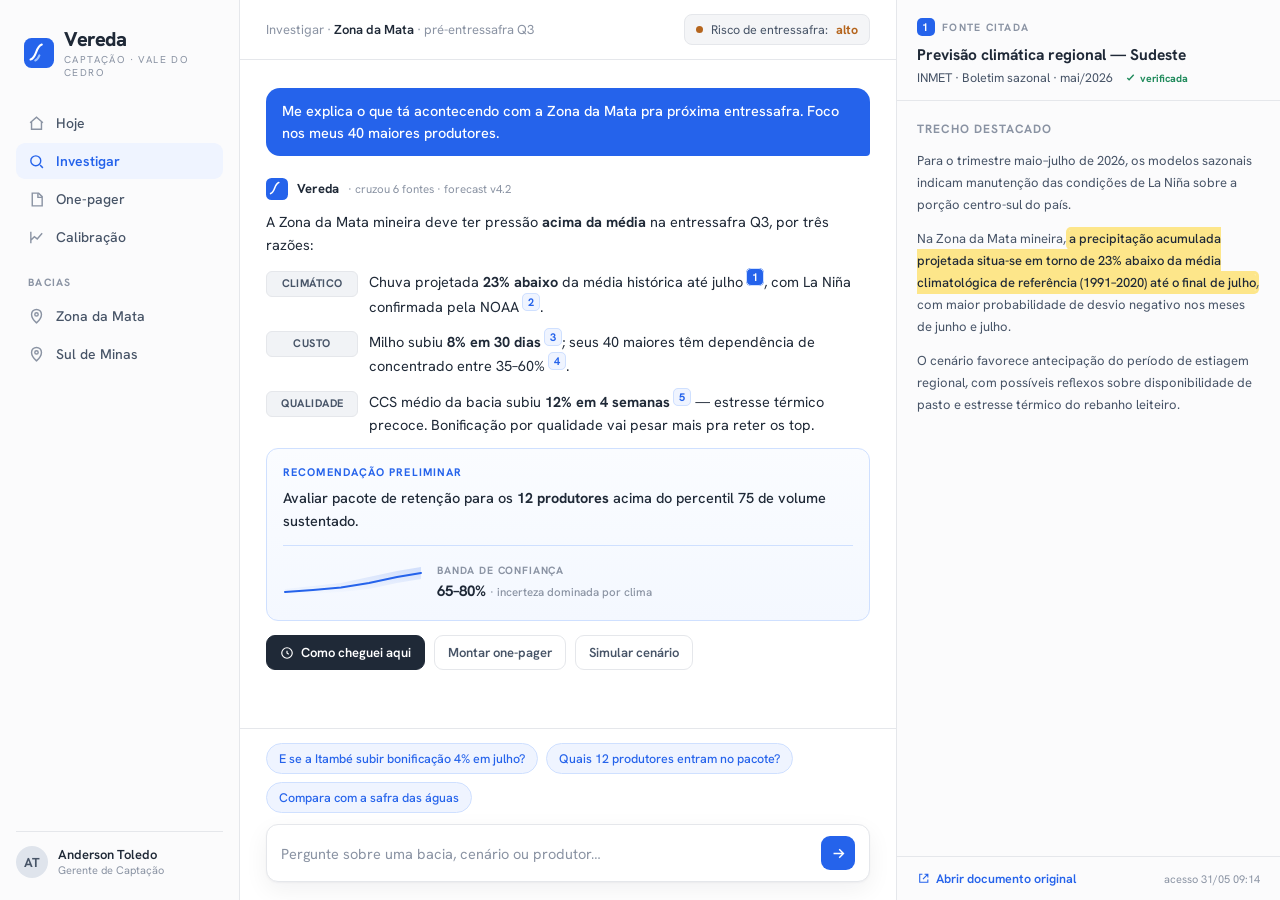
<file: docs/design-referencia-claude/project/vereda/explorations/dir-a-documento.html>
<!DOCTYPE html>
<html lang="pt-BR">
<head>
<meta charset="UTF-8">
<meta name="viewport" content="width=device-width, initial-scale=1.0">
<title>Vereda — Direção A</title>
<link rel="preconnect" href="https://fonts.googleapis.com">
<link rel="preconnect" href="https://fonts.gstatic.com" crossorigin>
<link href="https://fonts.googleapis.com/css2?family=Hanken+Grotesk:ital,wght@0,400;0,500;0,600;0,700;0,800&display=swap" rel="stylesheet">
<style>
  :root{
    --paper:#ffffff; --canvas:#f4f5f7; --ink:#1f2937; --ink-soft:#475467;
    --ink-faint:#8a93a3; --line:#e5e7eb; --line-soft:#eef0f3;
    --blue:#2563eb; --blue-soft:#eff4ff; --blue-line:#cfe0ff;
    --amber:#fde68a; --amber-line:#f4c64a; --good:#1f8a5b; --warn:#b5651d;
    --radius:12px; --shadow:0 1px 2px rgba(16,24,40,.04),0 8px 24px rgba(16,24,40,.06);
  }
  *{box-sizing:border-box;margin:0;padding:0}
  html,body{height:100%}
  body{font-family:'Hanken Grotesk',system-ui,sans-serif;background:var(--canvas);color:var(--ink);-webkit-font-smoothing:antialiased;font-feature-settings:"tnum","ss01"}
  .app{display:grid;grid-template-columns:240px 1fr 384px;height:100vh;background:var(--paper)}

  /* ---------- LEFT RAIL ---------- */
  .rail{background:#fbfbfc;border-right:1px solid var(--line);display:flex;flex-direction:column;padding:22px 16px}
  .brand{display:flex;align-items:center;gap:10px;padding:4px 8px 22px}
  .mark{width:30px;height:30px;flex:0 0 auto}
  .brand h1{font-size:20px;font-weight:800;letter-spacing:-.02em}
  .brand .tag{font-size:10px;color:var(--ink-faint);letter-spacing:.14em;text-transform:uppercase;margin-top:1px}
  .nav{display:flex;flex-direction:column;gap:2px;margin-top:4px}
  .nav a{display:flex;align-items:center;gap:11px;padding:9px 12px;border-radius:9px;color:var(--ink-soft);text-decoration:none;font-size:14px;font-weight:500}
  .nav a .ico{width:17px;height:17px;flex:0 0 auto;color:var(--ink-faint)}
  .nav a.on{background:var(--blue-soft);color:var(--blue);font-weight:600}
  .nav a.on .ico{color:var(--blue)}
  .nav .lbl{font-size:10.5px;letter-spacing:.12em;text-transform:uppercase;color:var(--ink-faint);padding:18px 12px 7px;font-weight:700}
  .rail .who{margin-top:auto;border-top:1px solid var(--line);padding-top:14px;display:flex;align-items:center;gap:10px}
  .avatar{width:32px;height:32px;border-radius:50%;background:#dfe4ec;color:var(--ink-soft);display:grid;place-items:center;font-weight:700;font-size:13px}
  .who .nm{font-size:13px;font-weight:600;line-height:1.2}
  .who .rl{font-size:11px;color:var(--ink-faint)}

  /* ---------- CENTER ---------- */
  .main{display:flex;flex-direction:column;min-width:0}
  .topbar{height:60px;border-bottom:1px solid var(--line);display:flex;align-items:center;gap:14px;padding:0 26px;flex:0 0 auto}
  .crumb{font-size:13px;color:var(--ink-faint)}
  .crumb b{color:var(--ink);font-weight:600}
  .basin{margin-left:auto;display:flex;align-items:center;gap:8px;font-size:12.5px;color:var(--ink-soft);background:#f4f5f7;border:1px solid var(--line);padding:6px 11px;border-radius:8px}
  .dot{width:7px;height:7px;border-radius:50%;background:var(--warn)}
  .thread{flex:1;overflow:auto;padding:28px 26px 12px;display:flex;flex-direction:column;gap:22px}
  .turn{max-width:680px}
  .turn.user{align-self:flex-end}
  .bubble-user{background:var(--blue);color:#fff;padding:12px 16px;border-radius:14px 14px 4px 14px;font-size:14.5px;line-height:1.5;font-weight:500}
  .ai-head{display:flex;align-items:center;gap:9px;margin-bottom:10px}
  .ai-mark{width:22px;height:22px}
  .ai-name{font-size:13px;font-weight:700}
  .ai-meta{font-size:11.5px;color:var(--ink-faint)}
  .ai-body{font-size:14.5px;line-height:1.62;color:var(--ink)}
  .ai-body p{margin-bottom:13px}
  .pillar{display:flex;gap:11px;margin-bottom:11px}
  .pillar .k{flex:0 0 auto;font-size:11px;font-weight:700;letter-spacing:.04em;text-transform:uppercase;color:var(--ink-soft);background:#f1f3f6;border:1px solid var(--line);border-radius:6px;padding:3px 8px;height:fit-content;margin-top:2px;min-width:92px;text-align:center}
  sup.cite{color:var(--blue);font-weight:700;cursor:pointer;font-size:11px;background:var(--blue-soft);border:1px solid var(--blue-line);border-radius:5px;padding:1px 5px;margin-left:3px;vertical-align:super}
  sup.cite:hover{background:var(--blue);color:#fff}
  sup.cite.on{background:var(--blue);color:#fff}
  .reco{margin-top:6px;border:1px solid var(--blue-line);background:linear-gradient(180deg,#fafcff,#f4f8ff);border-radius:12px;padding:15px 16px}
  .reco .rh{font-size:11px;font-weight:700;letter-spacing:.1em;text-transform:uppercase;color:var(--blue);margin-bottom:6px}
  .reco .rt{font-size:14.5px;line-height:1.55;font-weight:500}
  .band{display:flex;align-items:center;gap:14px;margin-top:13px;padding-top:13px;border-top:1px solid var(--blue-line)}
  .band .spark{flex:0 0 auto}
  .band .bmeta .bk{font-size:10.5px;letter-spacing:.08em;text-transform:uppercase;color:var(--ink-faint);font-weight:700}
  .band .bmeta .bv{font-size:15px;font-weight:700}
  .band .bmeta .bv small{font-size:11.5px;color:var(--ink-faint);font-weight:500}
  .actions{display:flex;gap:9px;margin-top:14px;flex-wrap:wrap}
  .btn{display:inline-flex;align-items:center;gap:7px;font-family:inherit;font-size:13px;font-weight:600;border-radius:9px;padding:8px 13px;cursor:pointer;border:1px solid var(--line);background:#fff;color:var(--ink-soft)}
  .btn:hover{border-color:#cdd3dc;color:var(--ink)}
  .btn.key{background:var(--ink);color:#fff;border-color:var(--ink)}
  .btn .ico{width:14px;height:14px}

  /* composer */
  .composer{flex:0 0 auto;border-top:1px solid var(--line);padding:14px 26px 18px;background:#fff}
  .chips{display:flex;gap:8px;margin-bottom:11px;flex-wrap:wrap}
  .chip{font-size:12.5px;color:var(--blue);background:var(--blue-soft);border:1px solid var(--blue-line);border-radius:999px;padding:6px 12px;cursor:pointer;font-weight:500}
  .chip:hover{background:#e3edff}
  .inputwrap{display:flex;align-items:center;gap:10px;border:1px solid var(--line);border-radius:12px;padding:11px 14px;background:#fff;box-shadow:var(--shadow)}
  .inputwrap input{flex:1;border:0;outline:0;font-family:inherit;font-size:14.5px;color:var(--ink);background:transparent}
  .inputwrap input::placeholder{color:var(--ink-faint)}
  .send{width:34px;height:34px;border-radius:9px;background:var(--blue);border:0;display:grid;place-items:center;cursor:pointer;color:#fff}

  /* ---------- RIGHT: CITATION ---------- */
  .src{background:#fbfbfc;border-left:1px solid var(--line);display:flex;flex-direction:column;min-width:0}
  .src-top{padding:18px 20px 14px;border-bottom:1px solid var(--line)}
  .src-eyebrow{font-size:10.5px;letter-spacing:.12em;text-transform:uppercase;color:var(--ink-faint);font-weight:700;display:flex;align-items:center;gap:7px}
  .src-eyebrow .n{background:var(--blue);color:#fff;border-radius:5px;width:18px;height:18px;display:grid;place-items:center;font-size:11px}
  .src-title{font-size:15.5px;font-weight:700;margin-top:9px;line-height:1.3}
  .src-org{font-size:12.5px;color:var(--ink-soft);margin-top:4px;display:flex;align-items:center;gap:6px}
  .verified{font-size:10.5px;color:var(--good);font-weight:700;display:inline-flex;align-items:center;gap:4px}
  .src-doc{flex:1;overflow:auto;padding:18px 20px;font-size:13px;line-height:1.7;color:var(--ink-soft)}
  .src-doc h4{font-size:12px;text-transform:uppercase;letter-spacing:.08em;color:var(--ink-faint);margin:0 0 10px}
  .src-doc p{margin-bottom:12px}
  .hl{background:var(--amber);box-shadow:0 0 0 3px var(--amber);border-radius:2px;color:var(--ink);font-weight:500}
  .src-foot{flex:0 0 auto;border-top:1px solid var(--line);padding:13px 20px;display:flex;align-items:center;gap:10px}
  .src-foot a{font-size:12.5px;color:var(--blue);text-decoration:none;font-weight:600;display:inline-flex;align-items:center;gap:6px}
  .src-foot .stamp{margin-left:auto;font-size:11px;color:var(--ink-faint)}
</style>
</head>
<body>
<div class="app">

  <!-- LEFT RAIL -->
  <aside class="rail">
    <div class="brand">
      <svg class="mark" viewBox="0 0 32 32" fill="none"><rect width="32" height="32" rx="8" fill="#2563eb"/><path d="M7 23c3-1 4.5-4 6-8s3.5-7 6-8" stroke="#fff" stroke-width="2.2" stroke-linecap="round"/><path d="M12 24c2.2-.7 3.3-2.6 4.4-5.4" stroke="#9dc0ff" stroke-width="2.2" stroke-linecap="round"/></svg>
      <div><h1>Vereda</h1><div class="tag">Captação · Vale do Cedro</div></div>
    </div>
    <nav class="nav">
      <a href="#"><span class="ico"><svg viewBox="0 0 24 24" fill="none" stroke="currentColor" stroke-width="2"><path d="M3 11l9-8 9 8M5 10v10h14V10"/></svg></span>Hoje</a>
      <a href="#" class="on"><span class="ico"><svg viewBox="0 0 24 24" fill="none" stroke="currentColor" stroke-width="2"><circle cx="11" cy="11" r="7"/><path d="M21 21l-4-4"/></svg></span>Investigar</a>
      <a href="#"><span class="ico"><svg viewBox="0 0 24 24" fill="none" stroke="currentColor" stroke-width="2"><path d="M6 3h9l5 5v13H6z"/><path d="M14 3v6h6"/></svg></span>One-pager</a>
      <a href="#"><span class="ico"><svg viewBox="0 0 24 24" fill="none" stroke="currentColor" stroke-width="2"><path d="M4 20V4M4 16l5-5 4 3 7-8"/></svg></span>Calibração</a>
      <div class="lbl">Bacias</div>
      <a href="#"><span class="ico"><svg viewBox="0 0 24 24" fill="none" stroke="currentColor" stroke-width="2"><path d="M12 21s7-6.4 7-12a7 7 0 10-14 0c0 5.6 7 12 7 12z"/><circle cx="12" cy="9" r="2.4"/></svg></span>Zona da Mata</a>
      <a href="#"><span class="ico"><svg viewBox="0 0 24 24" fill="none" stroke="currentColor" stroke-width="2"><path d="M12 21s7-6.4 7-12a7 7 0 10-14 0c0 5.6 7 12 7 12z"/><circle cx="12" cy="9" r="2.4"/></svg></span>Sul de Minas</a>
    </nav>
    <div class="who">
      <div class="avatar">AT</div>
      <div><div class="nm">Anderson Toledo</div><div class="rl">Gerente de Captação</div></div>
    </div>
  </aside>

  <!-- CENTER -->
  <section class="main">
    <header class="topbar">
      <div class="crumb">Investigar · <b>Zona da Mata</b> · pré-entressafra Q3</div>
      <div class="basin"><span class="dot"></span>Risco de entressafra: <b style="color:var(--warn)">alto</b></div>
    </header>

    <div class="thread">
      <div class="turn user"><div class="bubble-user">Me explica o que tá acontecendo com a Zona da Mata pra próxima entressafra. Foco nos meus 40 maiores produtores.</div></div>

      <div class="turn">
        <div class="ai-head">
          <svg class="ai-mark" viewBox="0 0 24 24" fill="none"><rect width="24" height="24" rx="6" fill="#2563eb"/><path d="M5 17c2.3-.8 3.4-3 4.5-6S12.1 5.7 14 5" stroke="#fff" stroke-width="1.7" stroke-linecap="round"/></svg>
          <span class="ai-name">Vereda</span>
          <span class="ai-meta">· cruzou 6 fontes · forecast v4.2</span>
        </div>
        <div class="ai-body">
          <p>A Zona da Mata mineira deve ter pressão <b>acima da média</b> na entressafra Q3, por três razões:</p>
          <div class="pillar"><span class="k">Climático</span><div>Chuva projetada <b>23% abaixo</b> da média histórica até julho<sup class="cite on" data-n="1">1</sup>, com La Niña confirmada pela NOAA<sup class="cite" data-n="2">2</sup>.</div></div>
          <div class="pillar"><span class="k">Custo</span><div>Milho subiu <b>8% em 30 dias</b><sup class="cite" data-n="3">3</sup>; seus 40 maiores têm dependência de concentrado entre 35–60%<sup class="cite" data-n="4">4</sup>.</div></div>
          <div class="pillar"><span class="k">Qualidade</span><div>CCS médio da bacia subiu <b>12% em 4 semanas</b><sup class="cite" data-n="5">5</sup> — estresse térmico precoce. Bonificação por qualidade vai pesar mais pra reter os top.</div></div>
          <div class="reco">
            <div class="rh">Recomendação preliminar</div>
            <div class="rt">Avaliar pacote de retenção para os <b>12 produtores</b> acima do percentil 75 de volume sustentado.</div>
            <div class="band">
              <svg class="spark" width="140" height="46" viewBox="0 0 140 46"><defs><linearGradient id="bg" x1="0" y1="0" x2="0" y2="1"><stop offset="0" stop-color="#2563eb" stop-opacity=".18"/><stop offset="1" stop-color="#2563eb" stop-opacity="0"/></linearGradient></defs><path d="M2 30 L30 27 L58 24 L86 18 L114 12 L138 8 L138 20 L114 24 L86 30 L58 33 L30 35 L2 36 Z" fill="url(#bg)"/><path d="M2 33 L30 31 L58 28.5 L86 24 L114 18 L138 14" stroke="#2563eb" stroke-width="2" fill="none" stroke-linecap="round"/></svg>
              <div class="bmeta"><div class="bk">Banda de confiança</div><div class="bv">65–80% <small>· incerteza dominada por clima</small></div></div>
            </div>
          </div>
          <div class="actions">
            <button class="btn key"><span class="ico"><svg viewBox="0 0 24 24" fill="none" stroke="currentColor" stroke-width="2"><circle cx="12" cy="12" r="9"/><path d="M12 8v4l3 2"/></svg></span>Como cheguei aqui</button>
            <button class="btn">Montar one-pager</button>
            <button class="btn">Simular cenário</button>
          </div>
        </div>
      </div>
    </div>

    <div class="composer">
      <div class="chips">
        <span class="chip">E se a Itambé subir bonificação 4% em julho?</span>
        <span class="chip">Quais 12 produtores entram no pacote?</span>
        <span class="chip">Compara com a safra das águas</span>
      </div>
      <div class="inputwrap">
        <input placeholder="Pergunte sobre uma bacia, cenário ou produtor…">
        <button class="send"><svg viewBox="0 0 24 24" width="17" fill="none" stroke="currentColor" stroke-width="2"><path d="M5 12h14M13 6l6 6-6 6"/></svg></button>
      </div>
    </div>
  </section>

  <!-- RIGHT: CITATION -->
  <aside class="src">
    <div class="src-top">
      <div class="src-eyebrow"><span class="n">1</span>Fonte citada</div>
      <div class="src-title">Previsão climática regional — Sudeste</div>
      <div class="src-org">INMET · Boletim sazonal · mai/2026 &nbsp;<span class="verified"><svg width="11" viewBox="0 0 24 24" fill="none" stroke="currentColor" stroke-width="3"><path d="M5 13l4 4 10-11"/></svg>verificada</span></div>
    </div>
    <div class="src-doc">
      <h4>Trecho destacado</h4>
      <p>Para o trimestre maio–julho de 2026, os modelos sazonais indicam manutenção das condições de La Niña sobre a porção centro-sul do país.</p>
      <p>Na Zona da Mata mineira, <span class="hl">a precipitação acumulada projetada situa-se em torno de 23% abaixo da média climatológica de referência (1991–2020) até o final de julho</span>, com maior probabilidade de desvio negativo nos meses de junho e julho.</p>
      <p>O cenário favorece antecipação do período de estiagem regional, com possíveis reflexos sobre disponibilidade de pasto e estresse térmico do rebanho leiteiro.</p>
    </div>
    <div class="src-foot">
      <a href="#"><svg width="13" viewBox="0 0 24 24" fill="none" stroke="currentColor" stroke-width="2"><path d="M14 4h6v6M20 4l-9 9M10 4H5v15h15v-5"/></svg>Abrir documento original</a>
      <span class="stamp">acesso 31/05 09:14</span>
    </div>
  </aside>

</div>
</body>
</html>
</file>
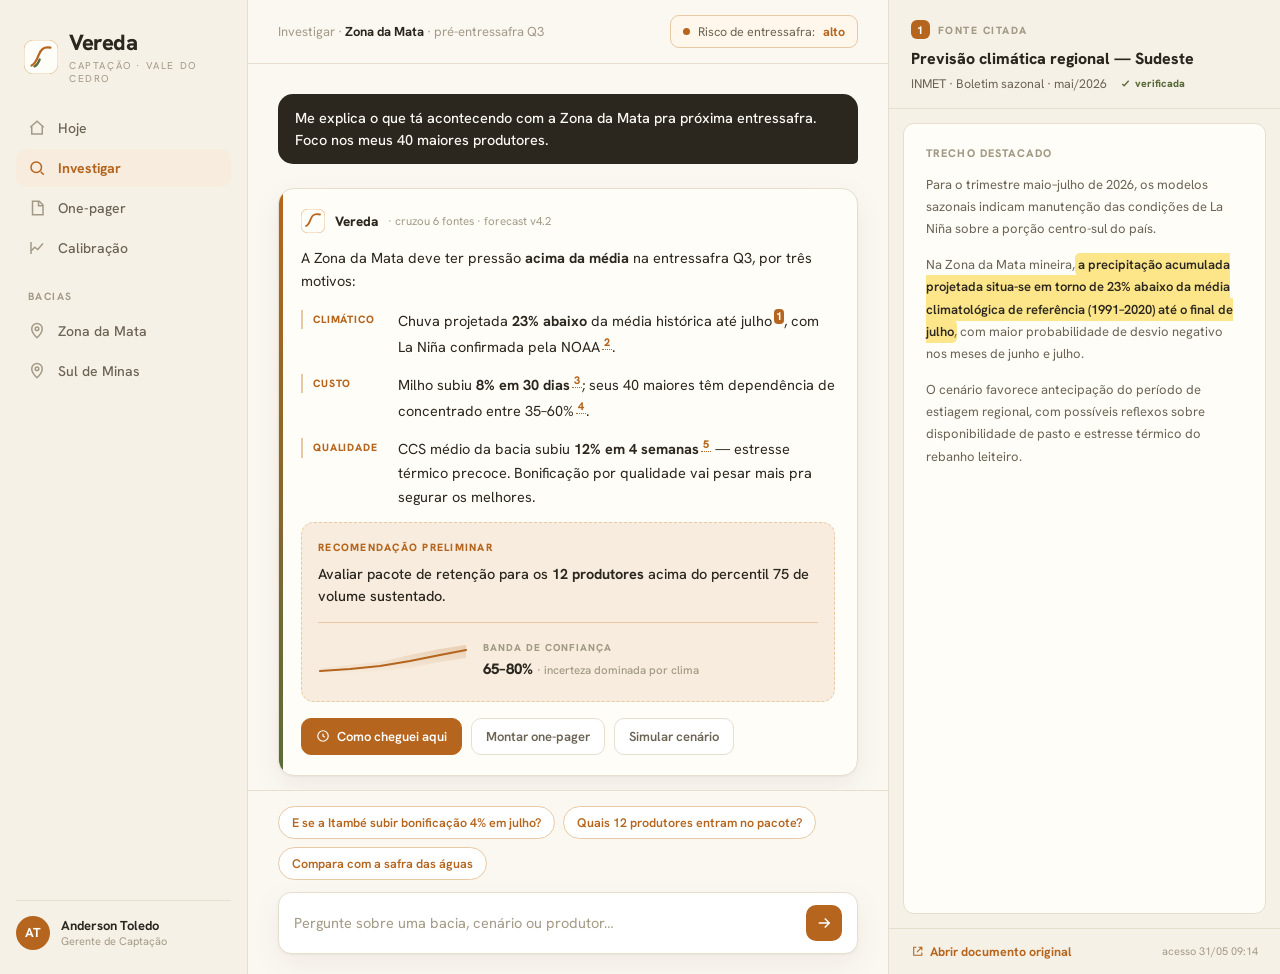
<file: docs/design-referencia-claude/project/vereda/explorations/dir-b-terrosa.html>
<!DOCTYPE html>
<html lang="pt-BR">
<head>
<meta charset="UTF-8">
<meta name="viewport" content="width=device-width, initial-scale=1.0">
<title>Vereda — Direção B</title>
<link rel="preconnect" href="https://fonts.googleapis.com">
<link rel="preconnect" href="https://fonts.gstatic.com" crossorigin>
<link href="https://fonts.googleapis.com/css2?family=Hanken+Grotesk:ital,wght@0,400;0,500;0,600;0,700;0,800&display=swap" rel="stylesheet">
<style>
  :root{
    --paper:#fbf8f2; --canvas:#f1ece1; --card:#fffdf8;
    --ink:#2b271f; --ink-soft:#6b6354; --ink-faint:#a39a86;
    --line:#e6dfd0; --line-soft:#efe9dc;
    --clay:#b5651d; --clay-soft:#f7ecdd; --clay-line:#e8c9a3;
    --moss:#5a6b3b; --moss-soft:#eef0e3;
    --amber:#fde68a; --amber-deep:#f4c64a; --good:#5a6b3b; --warn:#b5651d;
    --radius:13px; --shadow:0 1px 2px rgba(60,45,25,.05),0 10px 30px rgba(80,60,30,.07);
  }
  *{box-sizing:border-box;margin:0;padding:0}
  html,body{height:100%}
  body{font-family:'Hanken Grotesk',system-ui,sans-serif;background:var(--canvas);color:var(--ink);-webkit-font-smoothing:antialiased;font-feature-settings:"tnum"}
  .app{display:grid;grid-template-columns:248px 1fr 392px;height:100vh;background:var(--paper)}

  /* LEFT */
  .rail{background:#f6f1e7;border-right:1px solid var(--line);display:flex;flex-direction:column;padding:24px 16px}
  .brand{display:flex;align-items:center;gap:11px;padding:4px 8px 24px}
  .mark{width:34px;height:34px;flex:0 0 auto}
  .brand h1{font-size:22px;font-weight:800;letter-spacing:-.02em;color:var(--ink)}
  .brand .tag{font-size:10px;color:var(--ink-faint);letter-spacing:.16em;text-transform:uppercase;margin-top:2px}
  .nav{display:flex;flex-direction:column;gap:2px}
  .nav a{display:flex;align-items:center;gap:12px;padding:10px 12px;border-radius:10px;color:var(--ink-soft);text-decoration:none;font-size:14px;font-weight:500}
  .nav a .ico{width:18px;height:18px;color:var(--ink-faint)}
  .nav a.on{background:var(--clay-soft);color:var(--clay);font-weight:700}
  .nav a.on .ico{color:var(--clay)}
  .nav .lbl{font-size:10.5px;letter-spacing:.14em;text-transform:uppercase;color:var(--ink-faint);padding:20px 12px 7px;font-weight:700}
  .who{margin-top:auto;border-top:1px solid var(--line);padding-top:15px;display:flex;align-items:center;gap:11px}
  .avatar{width:34px;height:34px;border-radius:50%;background:var(--clay);color:#fff;display:grid;place-items:center;font-weight:700;font-size:13px}
  .who .nm{font-size:13px;font-weight:700}
  .who .rl{font-size:11px;color:var(--ink-faint)}

  /* CENTER */
  .main{display:flex;flex-direction:column;min-width:0}
  .topbar{height:64px;border-bottom:1px solid var(--line);display:flex;align-items:center;gap:14px;padding:0 30px;flex:0 0 auto;background:var(--paper)}
  .crumb{font-size:13px;color:var(--ink-faint)}
  .crumb b{color:var(--ink);font-weight:700}
  .basin{margin-left:auto;display:flex;align-items:center;gap:8px;font-size:12.5px;color:var(--ink-soft);background:#fff7ec;border:1px solid var(--clay-line);padding:7px 12px;border-radius:9px}
  .dot{width:7px;height:7px;border-radius:50%;background:var(--clay)}
  .thread{flex:1;overflow:auto;padding:30px 30px 14px;display:flex;flex-direction:column;gap:24px}
  .turn{max-width:700px}
  .turn.user{align-self:flex-end}
  .bubble-user{background:var(--ink);color:#fbf8f2;padding:13px 17px;border-radius:15px 15px 5px 15px;font-size:14.5px;line-height:1.5;font-weight:500}

  .ai-card{background:var(--card);border:1px solid var(--line);border-radius:16px;box-shadow:var(--shadow);padding:20px 22px;position:relative;overflow:hidden}
  .ai-card::before{content:"";position:absolute;left:0;top:0;bottom:0;width:4px;background:linear-gradient(180deg,var(--clay),var(--moss))}
  .ai-head{display:flex;align-items:center;gap:10px;margin-bottom:13px}
  .ai-mark{width:24px;height:24px}
  .ai-name{font-size:13.5px;font-weight:800}
  .ai-meta{font-size:11.5px;color:var(--ink-faint)}
  .ai-body{font-size:14.5px;line-height:1.64;color:var(--ink)}
  .ai-body p{margin-bottom:14px}
  .pillar{display:flex;gap:13px;margin-bottom:13px;align-items:flex-start}
  .pillar .k{flex:0 0 auto;font-size:10.5px;font-weight:800;letter-spacing:.08em;text-transform:uppercase;color:var(--clay);border-left:2px solid var(--clay-line);padding:1px 0 1px 10px;min-width:84px;margin-top:3px}
  sup.cite{color:var(--clay);font-weight:800;cursor:pointer;font-size:11px;border-bottom:1.5px dotted var(--clay);padding:0 2px;margin-left:2px}
  sup.cite.on,sup.cite:hover{background:var(--clay);color:#fff;border-radius:4px;border-bottom-color:transparent}
  .reco{margin-top:4px;border:1px dashed var(--clay-line);background:var(--clay-soft);border-radius:13px;padding:16px}
  .reco .rh{font-size:10.5px;font-weight:800;letter-spacing:.12em;text-transform:uppercase;color:var(--clay);margin-bottom:7px}
  .reco .rt{font-size:14.5px;line-height:1.55;font-weight:500}
  .band{display:flex;align-items:center;gap:15px;margin-top:14px;padding-top:14px;border-top:1px solid var(--clay-line)}
  .band .bmeta .bk{font-size:10px;letter-spacing:.1em;text-transform:uppercase;color:var(--ink-faint);font-weight:800}
  .band .bmeta .bv{font-size:15px;font-weight:800;color:var(--ink)}
  .band .bmeta .bv small{font-size:11.5px;color:var(--ink-faint);font-weight:500}
  .actions{display:flex;gap:9px;margin-top:16px;flex-wrap:wrap}
  .btn{display:inline-flex;align-items:center;gap:7px;font-family:inherit;font-size:13px;font-weight:600;border-radius:10px;padding:9px 14px;cursor:pointer;border:1px solid var(--line);background:#fff;color:var(--ink-soft)}
  .btn:hover{border-color:var(--clay-line);color:var(--ink)}
  .btn.key{background:var(--clay);color:#fff;border-color:var(--clay)}
  .btn .ico{width:14px;height:14px}

  .composer{flex:0 0 auto;border-top:1px solid var(--line);padding:15px 30px 20px;background:var(--paper)}
  .chips{display:flex;gap:8px;margin-bottom:12px;flex-wrap:wrap}
  .chip{font-size:12.5px;color:var(--clay);background:#fff;border:1px solid var(--clay-line);border-radius:999px;padding:7px 13px;cursor:pointer;font-weight:600}
  .chip:hover{background:var(--clay-soft)}
  .inputwrap{display:flex;align-items:center;gap:10px;border:1px solid var(--line);border-radius:13px;padding:12px 15px;background:#fff;box-shadow:var(--shadow)}
  .inputwrap input{flex:1;border:0;outline:0;font-family:inherit;font-size:14.5px;color:var(--ink);background:transparent}
  .inputwrap input::placeholder{color:var(--ink-faint)}
  .send{width:36px;height:36px;border-radius:10px;background:var(--clay);border:0;display:grid;place-items:center;cursor:pointer;color:#fff}

  /* RIGHT */
  .src{background:#f6f1e7;border-left:1px solid var(--line);display:flex;flex-direction:column;min-width:0}
  .src-top{padding:20px 22px 16px;border-bottom:1px solid var(--line)}
  .src-eyebrow{font-size:10.5px;letter-spacing:.14em;text-transform:uppercase;color:var(--ink-faint);font-weight:800;display:flex;align-items:center;gap:8px}
  .src-eyebrow .n{background:var(--clay);color:#fff;border-radius:6px;width:19px;height:19px;display:grid;place-items:center;font-size:11px}
  .src-title{font-size:16px;font-weight:800;margin-top:10px;line-height:1.3}
  .src-org{font-size:12.5px;color:var(--ink-soft);margin-top:5px;display:flex;align-items:center;gap:7px}
  .verified{font-size:10.5px;color:var(--good);font-weight:800;display:inline-flex;align-items:center;gap:4px}
  .src-doc{flex:1;overflow:auto;padding:20px 22px;font-size:13px;line-height:1.72;color:var(--ink-soft);background:var(--card);margin:14px;border:1px solid var(--line);border-radius:11px}
  .src-doc h4{font-size:11px;text-transform:uppercase;letter-spacing:.1em;color:var(--ink-faint);margin:0 0 11px;font-weight:800}
  .src-doc p{margin-bottom:13px}
  .hl{background:var(--amber);box-shadow:0 0 0 3px var(--amber);border-radius:2px;color:var(--ink);font-weight:600}
  .src-foot{flex:0 0 auto;border-top:1px solid var(--line);padding:14px 22px;display:flex;align-items:center;gap:10px}
  .src-foot a{font-size:12.5px;color:var(--clay);text-decoration:none;font-weight:700;display:inline-flex;align-items:center;gap:6px}
  .src-foot .stamp{margin-left:auto;font-size:11px;color:var(--ink-faint)}
</style>
</head>
<body>
<div class="app">

  <aside class="rail">
    <div class="brand">
      <svg class="mark" viewBox="0 0 36 36" fill="none"><rect width="36" height="36" rx="10" fill="#fffdf8" stroke="#e8c9a3"/><path d="M8 27c4-1.5 5.5-6 7.5-11S20 6.5 28 8" stroke="#b5651d" stroke-width="2.4" stroke-linecap="round"/><path d="M11 28c2.8-1 4-3.4 5.6-7.4" stroke="#5a6b3b" stroke-width="2.4" stroke-linecap="round"/></svg>
      <div><h1>Vereda</h1><div class="tag">Captação · Vale do Cedro</div></div>
    </div>
    <nav class="nav">
      <a href="#"><span class="ico"><svg viewBox="0 0 24 24" fill="none" stroke="currentColor" stroke-width="2"><path d="M3 11l9-8 9 8M5 10v10h14V10"/></svg></span>Hoje</a>
      <a href="#" class="on"><span class="ico"><svg viewBox="0 0 24 24" fill="none" stroke="currentColor" stroke-width="2"><circle cx="11" cy="11" r="7"/><path d="M21 21l-4-4"/></svg></span>Investigar</a>
      <a href="#"><span class="ico"><svg viewBox="0 0 24 24" fill="none" stroke="currentColor" stroke-width="2"><path d="M6 3h9l5 5v13H6z"/><path d="M14 3v6h6"/></svg></span>One-pager</a>
      <a href="#"><span class="ico"><svg viewBox="0 0 24 24" fill="none" stroke="currentColor" stroke-width="2"><path d="M4 20V4M4 16l5-5 4 3 7-8"/></svg></span>Calibração</a>
      <div class="lbl">Bacias</div>
      <a href="#"><span class="ico"><svg viewBox="0 0 24 24" fill="none" stroke="currentColor" stroke-width="2"><path d="M12 21s7-6.4 7-12a7 7 0 10-14 0c0 5.6 7 12 7 12z"/><circle cx="12" cy="9" r="2.4"/></svg></span>Zona da Mata</a>
      <a href="#"><span class="ico"><svg viewBox="0 0 24 24" fill="none" stroke="currentColor" stroke-width="2"><path d="M12 21s7-6.4 7-12a7 7 0 10-14 0c0 5.6 7 12 7 12z"/><circle cx="12" cy="9" r="2.4"/></svg></span>Sul de Minas</a>
    </nav>
    <div class="who">
      <div class="avatar">AT</div>
      <div><div class="nm">Anderson Toledo</div><div class="rl">Gerente de Captação</div></div>
    </div>
  </aside>

  <section class="main">
    <header class="topbar">
      <div class="crumb">Investigar · <b>Zona da Mata</b> · pré-entressafra Q3</div>
      <div class="basin"><span class="dot"></span>Risco de entressafra: <b style="color:var(--clay)">alto</b></div>
    </header>

    <div class="thread">
      <div class="turn user"><div class="bubble-user">Me explica o que tá acontecendo com a Zona da Mata pra próxima entressafra. Foco nos meus 40 maiores produtores.</div></div>

      <div class="turn">
        <div class="ai-card">
          <div class="ai-head">
            <svg class="ai-mark" viewBox="0 0 24 24" fill="none"><rect width="24" height="24" rx="7" fill="#fffdf8" stroke="#e8c9a3"/><path d="M5 17c2.6-1 3.6-4 5-7.5S13.3 4.5 19 5.5" stroke="#b5651d" stroke-width="1.8" stroke-linecap="round"/></svg>
            <span class="ai-name">Vereda</span>
            <span class="ai-meta">· cruzou 6 fontes · forecast v4.2</span>
          </div>
          <div class="ai-body">
            <p>A Zona da Mata deve ter pressão <b>acima da média</b> na entressafra Q3, por três motivos:</p>
            <div class="pillar"><span class="k">Climático</span><div>Chuva projetada <b>23% abaixo</b> da média histórica até julho<sup class="cite on" data-n="1">1</sup>, com La Niña confirmada pela NOAA<sup class="cite" data-n="2">2</sup>.</div></div>
            <div class="pillar"><span class="k">Custo</span><div>Milho subiu <b>8% em 30 dias</b><sup class="cite" data-n="3">3</sup>; seus 40 maiores têm dependência de concentrado entre 35–60%<sup class="cite" data-n="4">4</sup>.</div></div>
            <div class="pillar"><span class="k">Qualidade</span><div>CCS médio da bacia subiu <b>12% em 4 semanas</b><sup class="cite" data-n="5">5</sup> — estresse térmico precoce. Bonificação por qualidade vai pesar mais pra segurar os melhores.</div></div>
            <div class="reco">
              <div class="rh">Recomendação preliminar</div>
              <div class="rt">Avaliar pacote de retenção para os <b>12 produtores</b> acima do percentil 75 de volume sustentado.</div>
              <div class="band">
                <svg class="spark" width="150" height="48" viewBox="0 0 150 48"><defs><linearGradient id="bg" x1="0" y1="0" x2="0" y2="1"><stop offset="0" stop-color="#b5651d" stop-opacity=".22"/><stop offset="1" stop-color="#b5651d" stop-opacity="0"/></linearGradient></defs><path d="M2 31 L32 28 L62 25 L92 18 L122 12 L148 8 L148 21 L122 25 L92 31 L62 34 L32 36 L2 37 Z" fill="url(#bg)"/><path d="M2 34 L32 32 L62 29 L92 24 L122 18 L148 13" stroke="#b5651d" stroke-width="2.2" fill="none" stroke-linecap="round"/></svg>
                <div class="bmeta"><div class="bk">Banda de confiança</div><div class="bv">65–80% <small>· incerteza dominada por clima</small></div></div>
              </div>
            </div>
            <div class="actions">
              <button class="btn key"><span class="ico"><svg viewBox="0 0 24 24" fill="none" stroke="currentColor" stroke-width="2"><circle cx="12" cy="12" r="9"/><path d="M12 8v4l3 2"/></svg></span>Como cheguei aqui</button>
              <button class="btn">Montar one-pager</button>
              <button class="btn">Simular cenário</button>
            </div>
          </div>
        </div>
      </div>
    </div>

    <div class="composer">
      <div class="chips">
        <span class="chip">E se a Itambé subir bonificação 4% em julho?</span>
        <span class="chip">Quais 12 produtores entram no pacote?</span>
        <span class="chip">Compara com a safra das águas</span>
      </div>
      <div class="inputwrap">
        <input placeholder="Pergunte sobre uma bacia, cenário ou produtor…">
        <button class="send"><svg viewBox="0 0 24 24" width="18" fill="none" stroke="currentColor" stroke-width="2"><path d="M5 12h14M13 6l6 6-6 6"/></svg></button>
      </div>
    </div>
  </section>

  <aside class="src">
    <div class="src-top">
      <div class="src-eyebrow"><span class="n">1</span>Fonte citada</div>
      <div class="src-title">Previsão climática regional — Sudeste</div>
      <div class="src-org">INMET · Boletim sazonal · mai/2026 &nbsp;<span class="verified"><svg width="11" viewBox="0 0 24 24" fill="none" stroke="currentColor" stroke-width="3"><path d="M5 13l4 4 10-11"/></svg>verificada</span></div>
    </div>
    <div class="src-doc">
      <h4>Trecho destacado</h4>
      <p>Para o trimestre maio–julho de 2026, os modelos sazonais indicam manutenção das condições de La Niña sobre a porção centro-sul do país.</p>
      <p>Na Zona da Mata mineira, <span class="hl">a precipitação acumulada projetada situa-se em torno de 23% abaixo da média climatológica de referência (1991–2020) até o final de julho</span>, com maior probabilidade de desvio negativo nos meses de junho e julho.</p>
      <p>O cenário favorece antecipação do período de estiagem regional, com possíveis reflexos sobre disponibilidade de pasto e estresse térmico do rebanho leiteiro.</p>
    </div>
    <div class="src-foot">
      <a href="#"><svg width="13" viewBox="0 0 24 24" fill="none" stroke="currentColor" stroke-width="2"><path d="M14 4h6v6M20 4l-9 9M10 4H5v15h15v-5"/></svg>Abrir documento original</a>
      <span class="stamp">acesso 31/05 09:14</span>
    </div>
  </aside>

</div>
</body>
</html>
</file>
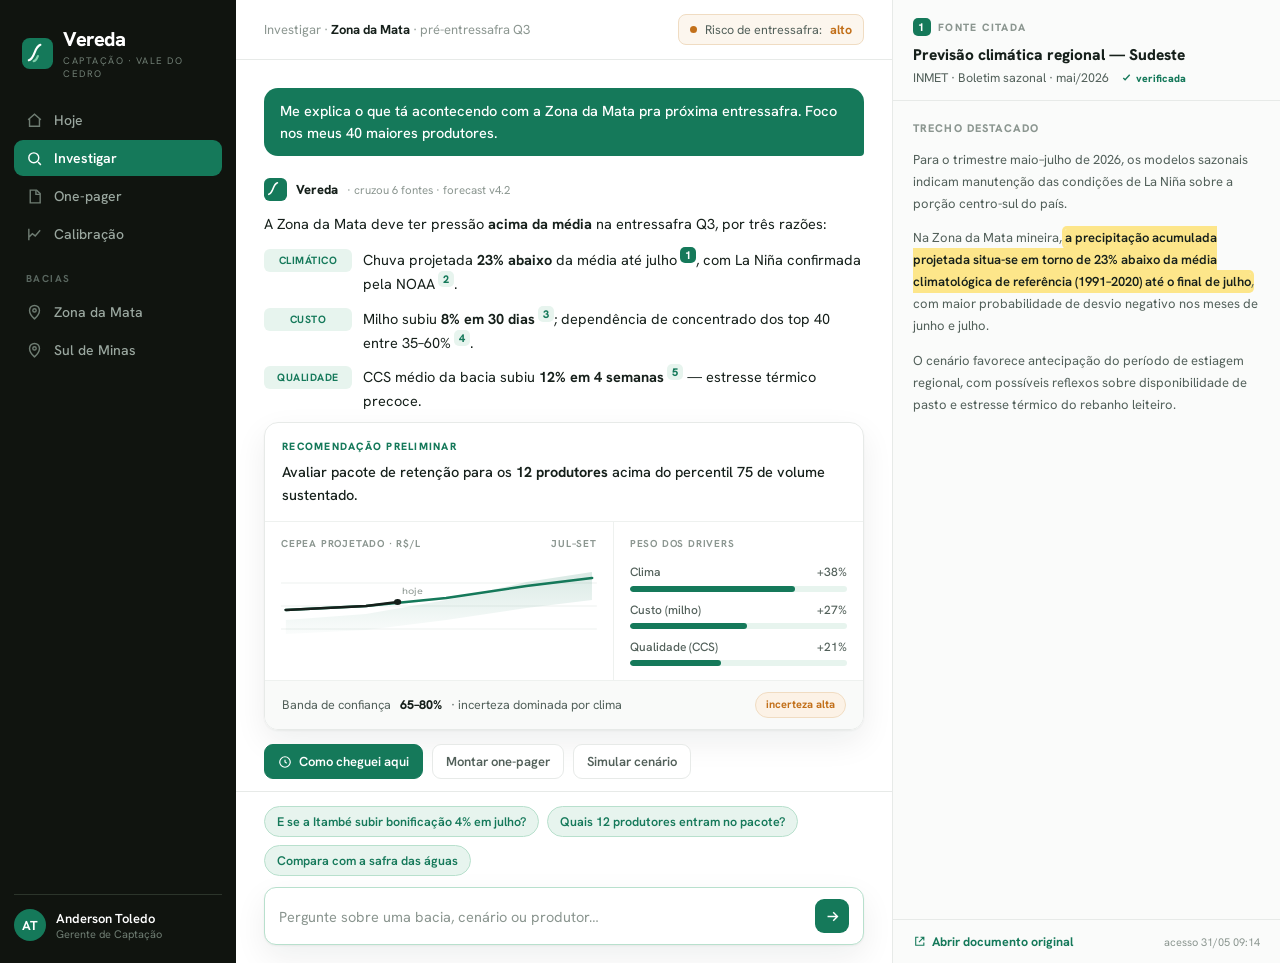
<file: docs/design-referencia-claude/project/vereda/explorations/dir-c-copilot.html>
<!DOCTYPE html>
<html lang="pt-BR">
<head>
<meta charset="UTF-8">
<meta name="viewport" content="width=device-width, initial-scale=1.0">
<title>Vereda — Direção C</title>
<link rel="preconnect" href="https://fonts.googleapis.com">
<link rel="preconnect" href="https://fonts.gstatic.com" crossorigin>
<link href="https://fonts.googleapis.com/css2?family=Hanken+Grotesk:ital,wght@0,400;0,500;0,600;0,700;0,800&display=swap" rel="stylesheet">
<style>
  :root{
    --paper:#ffffff; --canvas:#f7f8f7; --ink:#16201b; --ink-soft:#52605a;
    --ink-faint:#8b9690; --line:#e7eae8; --line-soft:#eef1ef;
    --green:#15795a; --green-soft:#e7f4ee; --green-line:#b8e0cd;
    --dark:#10140f; --dark-soft:#1b211a; --dark-line:#2c352b; --dark-txt:#c9d2cb;
    --amber:#fde68a; --good:#15795a; --warn:#c2701a;
    --shadow:0 1px 2px rgba(16,32,24,.05),0 12px 32px rgba(16,32,24,.07);
  }
  *{box-sizing:border-box;margin:0;padding:0}
  html,body{height:100%}
  body{font-family:'Hanken Grotesk',system-ui,sans-serif;background:var(--canvas);color:var(--ink);-webkit-font-smoothing:antialiased;font-feature-settings:"tnum"}
  .app{display:grid;grid-template-columns:236px 1fr 388px;height:100vh;background:var(--paper)}

  /* LEFT — dark */
  .rail{background:var(--dark);display:flex;flex-direction:column;padding:22px 14px;color:var(--dark-txt)}
  .brand{display:flex;align-items:center;gap:10px;padding:4px 8px 22px}
  .mark{width:31px;height:31px;flex:0 0 auto}
  .brand h1{font-size:20px;font-weight:800;letter-spacing:-.02em;color:#fff}
  .brand .tag{font-size:9.5px;color:#6f7d73;letter-spacing:.16em;text-transform:uppercase;margin-top:2px}
  .nav{display:flex;flex-direction:column;gap:2px}
  .nav a{display:flex;align-items:center;gap:11px;padding:9px 12px;border-radius:9px;color:#9aa79f;text-decoration:none;font-size:14px;font-weight:500}
  .nav a .ico{width:17px;height:17px;color:#6f7d73}
  .nav a:hover{background:var(--dark-soft);color:#e6ece8}
  .nav a.on{background:var(--green);color:#fff;font-weight:600}
  .nav a.on .ico{color:#fff}
  .nav .lbl{font-size:10px;letter-spacing:.14em;text-transform:uppercase;color:#5a6760;padding:18px 12px 7px;font-weight:700}
  .who{margin-top:auto;border-top:1px solid var(--dark-line);padding-top:14px;display:flex;align-items:center;gap:10px}
  .avatar{width:32px;height:32px;border-radius:50%;background:var(--green);color:#fff;display:grid;place-items:center;font-weight:700;font-size:13px}
  .who .nm{font-size:13px;font-weight:600;color:#fff}
  .who .rl{font-size:11px;color:#6f7d73}

  /* CENTER */
  .main{display:flex;flex-direction:column;min-width:0}
  .topbar{height:60px;border-bottom:1px solid var(--line);display:flex;align-items:center;gap:14px;padding:0 28px;flex:0 0 auto}
  .crumb{font-size:13px;color:var(--ink-faint)}
  .crumb b{color:var(--ink);font-weight:700}
  .basin{margin-left:auto;display:flex;align-items:center;gap:8px;font-size:12.5px;color:var(--ink-soft);background:#fcf6ee;border:1px solid #f0dcc2;padding:6px 11px;border-radius:8px}
  .dot{width:7px;height:7px;border-radius:50%;background:var(--warn)}
  .thread{flex:1;overflow:auto;padding:28px 28px 12px;display:flex;flex-direction:column;gap:22px}
  .turn{max-width:712px}
  .turn.user{align-self:flex-end}
  .bubble-user{background:var(--green);color:#fff;padding:12px 16px;border-radius:14px 14px 4px 14px;font-size:14.5px;line-height:1.5;font-weight:500}
  .ai-head{display:flex;align-items:center;gap:9px;margin-bottom:11px}
  .ai-mark{width:23px;height:23px}
  .ai-name{font-size:13px;font-weight:800}
  .ai-meta{font-size:11.5px;color:var(--ink-faint)}
  .ai-body{font-size:14.5px;line-height:1.62}
  .ai-body p{margin-bottom:12px}
  .pillar{display:flex;gap:11px;margin-bottom:10px}
  .pillar .k{flex:0 0 auto;font-size:10.5px;font-weight:700;letter-spacing:.05em;text-transform:uppercase;color:var(--green);background:var(--green-soft);border-radius:6px;padding:3px 9px;height:fit-content;margin-top:2px;min-width:88px;text-align:center}
  sup.cite{color:var(--green);font-weight:800;cursor:pointer;font-size:11px;background:var(--green-soft);border-radius:5px;padding:1px 5px;margin-left:3px;vertical-align:super}
  sup.cite.on,sup.cite:hover{background:var(--green);color:#fff}

  /* analytic recommendation block */
  .reco{margin-top:8px;border:1px solid var(--line);border-radius:14px;overflow:hidden;box-shadow:var(--shadow)}
  .reco-top{padding:15px 17px;border-bottom:1px solid var(--line-soft)}
  .reco .rh{font-size:10.5px;font-weight:800;letter-spacing:.12em;text-transform:uppercase;color:var(--green);margin-bottom:6px}
  .reco .rt{font-size:14.5px;line-height:1.55;font-weight:500}
  .chartwrap{display:grid;grid-template-columns:1.4fr 1fr;gap:0}
  .chartbox{padding:14px 16px;border-right:1px solid var(--line-soft)}
  .chartbox .clab{font-size:10px;letter-spacing:.08em;text-transform:uppercase;color:var(--ink-faint);font-weight:700;display:flex;justify-content:space-between;margin-bottom:8px}
  .drivers{padding:14px 16px;display:flex;flex-direction:column;gap:9px}
  .drivers .dlab{font-size:10px;letter-spacing:.08em;text-transform:uppercase;color:var(--ink-faint);font-weight:700;margin-bottom:2px}
  .drv{font-size:12px}
  .drv .dn{display:flex;justify-content:space-between;margin-bottom:3px;color:var(--ink-soft);font-weight:500}
  .drv .bar{height:6px;border-radius:3px;background:var(--green-soft);overflow:hidden}
  .drv .bar i{display:block;height:100%;background:var(--green);border-radius:3px}
  .conf{display:flex;align-items:center;gap:9px;padding:11px 17px;background:#f9faf9;border-top:1px solid var(--line-soft);font-size:12.5px;color:var(--ink-soft)}
  .conf b{color:var(--ink);font-weight:800}
  .conf .pill{margin-left:auto;font-size:11px;font-weight:700;color:var(--warn);background:#fcf2e6;border:1px solid #f0dcc2;border-radius:999px;padding:3px 10px}
  .actions{display:flex;gap:9px;margin-top:14px;flex-wrap:wrap}
  .btn{display:inline-flex;align-items:center;gap:7px;font-family:inherit;font-size:13px;font-weight:600;border-radius:9px;padding:8px 13px;cursor:pointer;border:1px solid var(--line);background:#fff;color:var(--ink-soft)}
  .btn:hover{border-color:var(--green-line);color:var(--green)}
  .btn.key{background:var(--green);color:#fff;border-color:var(--green)}
  .btn .ico{width:14px;height:14px}

  .composer{flex:0 0 auto;border-top:1px solid var(--line);padding:14px 28px 18px;background:#fff}
  .chips{display:flex;gap:8px;margin-bottom:11px;flex-wrap:wrap}
  .chip{font-size:12.5px;color:var(--green);background:var(--green-soft);border:1px solid var(--green-line);border-radius:999px;padding:6px 12px;cursor:pointer;font-weight:600}
  .chip:hover{background:#d8eee2}
  .inputwrap{display:flex;align-items:center;gap:10px;border:1.5px solid var(--green-line);border-radius:12px;padding:11px 14px;background:#fff;box-shadow:var(--shadow)}
  .inputwrap input{flex:1;border:0;outline:0;font-family:inherit;font-size:14.5px;color:var(--ink);background:transparent}
  .inputwrap input::placeholder{color:var(--ink-faint)}
  .send{width:34px;height:34px;border-radius:9px;background:var(--green);border:0;display:grid;place-items:center;cursor:pointer;color:#fff}

  /* RIGHT */
  .src{background:#fafbfa;border-left:1px solid var(--line);display:flex;flex-direction:column;min-width:0}
  .src-top{padding:18px 20px 14px;border-bottom:1px solid var(--line)}
  .src-eyebrow{font-size:10.5px;letter-spacing:.13em;text-transform:uppercase;color:var(--ink-faint);font-weight:800;display:flex;align-items:center;gap:7px}
  .src-eyebrow .n{background:var(--green);color:#fff;border-radius:5px;width:18px;height:18px;display:grid;place-items:center;font-size:11px}
  .src-title{font-size:15.5px;font-weight:800;margin-top:9px;line-height:1.3}
  .src-org{font-size:12.5px;color:var(--ink-soft);margin-top:4px;display:flex;align-items:center;gap:6px}
  .verified{font-size:10.5px;color:var(--good);font-weight:800;display:inline-flex;align-items:center;gap:4px}
  .src-doc{flex:1;overflow:auto;padding:18px 20px;font-size:13px;line-height:1.7;color:var(--ink-soft)}
  .src-doc h4{font-size:11px;text-transform:uppercase;letter-spacing:.1em;color:var(--ink-faint);margin:0 0 11px;font-weight:800}
  .src-doc p{margin-bottom:12px}
  .hl{background:var(--amber);box-shadow:0 0 0 3px var(--amber);border-radius:2px;color:var(--ink);font-weight:600}
  .src-foot{flex:0 0 auto;border-top:1px solid var(--line);padding:13px 20px;display:flex;align-items:center;gap:10px}
  .src-foot a{font-size:12.5px;color:var(--green);text-decoration:none;font-weight:700;display:inline-flex;align-items:center;gap:6px}
  .src-foot .stamp{margin-left:auto;font-size:11px;color:var(--ink-faint)}
</style>
</head>
<body>
<div class="app">

  <aside class="rail">
    <div class="brand">
      <svg class="mark" viewBox="0 0 32 32" fill="none"><rect width="32" height="32" rx="8" fill="#15795a"/><path d="M7 23c3-1 4.5-4 6-8s3.5-7 6-8" stroke="#fff" stroke-width="2.2" stroke-linecap="round"/><path d="M12 24c2.2-.7 3.3-2.6 4.4-5.4" stroke="#7fd0ac" stroke-width="2.2" stroke-linecap="round"/></svg>
      <div><h1>Vereda</h1><div class="tag">Captação · Vale do Cedro</div></div>
    </div>
    <nav class="nav">
      <a href="#"><span class="ico"><svg viewBox="0 0 24 24" fill="none" stroke="currentColor" stroke-width="2"><path d="M3 11l9-8 9 8M5 10v10h14V10"/></svg></span>Hoje</a>
      <a href="#" class="on"><span class="ico"><svg viewBox="0 0 24 24" fill="none" stroke="currentColor" stroke-width="2"><circle cx="11" cy="11" r="7"/><path d="M21 21l-4-4"/></svg></span>Investigar</a>
      <a href="#"><span class="ico"><svg viewBox="0 0 24 24" fill="none" stroke="currentColor" stroke-width="2"><path d="M6 3h9l5 5v13H6z"/><path d="M14 3v6h6"/></svg></span>One-pager</a>
      <a href="#"><span class="ico"><svg viewBox="0 0 24 24" fill="none" stroke="currentColor" stroke-width="2"><path d="M4 20V4M4 16l5-5 4 3 7-8"/></svg></span>Calibração</a>
      <div class="lbl">Bacias</div>
      <a href="#"><span class="ico"><svg viewBox="0 0 24 24" fill="none" stroke="currentColor" stroke-width="2"><path d="M12 21s7-6.4 7-12a7 7 0 10-14 0c0 5.6 7 12 7 12z"/><circle cx="12" cy="9" r="2.4"/></svg></span>Zona da Mata</a>
      <a href="#"><span class="ico"><svg viewBox="0 0 24 24" fill="none" stroke="currentColor" stroke-width="2"><path d="M12 21s7-6.4 7-12a7 7 0 10-14 0c0 5.6 7 12 7 12z"/><circle cx="12" cy="9" r="2.4"/></svg></span>Sul de Minas</a>
    </nav>
    <div class="who">
      <div class="avatar">AT</div>
      <div><div class="nm">Anderson Toledo</div><div class="rl">Gerente de Captação</div></div>
    </div>
  </aside>

  <section class="main">
    <header class="topbar">
      <div class="crumb">Investigar · <b>Zona da Mata</b> · pré-entressafra Q3</div>
      <div class="basin"><span class="dot"></span>Risco de entressafra: <b style="color:var(--warn)">alto</b></div>
    </header>

    <div class="thread">
      <div class="turn user"><div class="bubble-user">Me explica o que tá acontecendo com a Zona da Mata pra próxima entressafra. Foco nos meus 40 maiores produtores.</div></div>

      <div class="turn">
        <div class="ai-head">
          <svg class="ai-mark" viewBox="0 0 24 24" fill="none"><rect width="24" height="24" rx="6" fill="#15795a"/><path d="M5 17c2.3-.8 3.4-3 4.5-6S12.1 5.7 14 5" stroke="#fff" stroke-width="1.7" stroke-linecap="round"/></svg>
          <span class="ai-name">Vereda</span>
          <span class="ai-meta">· cruzou 6 fontes · forecast v4.2</span>
        </div>
        <div class="ai-body">
          <p>A Zona da Mata deve ter pressão <b>acima da média</b> na entressafra Q3, por três razões:</p>
          <div class="pillar"><span class="k">Climático</span><div>Chuva projetada <b>23% abaixo</b> da média até julho<sup class="cite on" data-n="1">1</sup>, com La Niña confirmada pela NOAA<sup class="cite" data-n="2">2</sup>.</div></div>
          <div class="pillar"><span class="k">Custo</span><div>Milho subiu <b>8% em 30 dias</b><sup class="cite" data-n="3">3</sup>; dependência de concentrado dos top 40 entre 35–60%<sup class="cite" data-n="4">4</sup>.</div></div>
          <div class="pillar"><span class="k">Qualidade</span><div>CCS médio da bacia subiu <b>12% em 4 semanas</b><sup class="cite" data-n="5">5</sup> — estresse térmico precoce.</div></div>

          <div class="reco">
            <div class="reco-top">
              <div class="rh">Recomendação preliminar</div>
              <div class="rt">Avaliar pacote de retenção para os <b>12 produtores</b> acima do percentil 75 de volume sustentado.</div>
            </div>
            <div class="chartwrap">
              <div class="chartbox">
                <div class="clab"><span>CEPEA projetado · R$/L</span><span>jul–set</span></div>
                <svg width="100%" height="92" viewBox="0 0 260 92" preserveAspectRatio="none">
                  <defs><linearGradient id="band" x1="0" y1="0" x2="0" y2="1"><stop offset="0" stop-color="#15795a" stop-opacity=".16"/><stop offset="1" stop-color="#15795a" stop-opacity=".02"/></linearGradient></defs>
                  <line x1="0" y1="23" x2="260" y2="23" stroke="#eef1ef"/><line x1="0" y1="46" x2="260" y2="46" stroke="#eef1ef"/><line x1="0" y1="69" x2="260" y2="69" stroke="#eef1ef"/>
                  <path d="M4 60 L70 54 L136 40 L202 22 L256 12 L256 40 L202 48 L136 60 L70 70 L4 74 Z" fill="url(#band)"/>
                  <path d="M4 50 L70 46 L136 38 L202 26 L256 18" stroke="#15795a" stroke-width="2.4" fill="none" stroke-linecap="round"/>
                  <path d="M4 50 L70 46 L96 42" stroke="#16201b" stroke-width="2.4" fill="none" stroke-linecap="round"/>
                  <circle cx="96" cy="42" r="3" fill="#16201b"/>
                  <text x="100" y="34" font-size="9" fill="#8b9690" font-family="Hanken Grotesk">hoje</text>
                </svg>
              </div>
              <div class="drivers">
                <div class="dlab">Peso dos drivers</div>
                <div class="drv"><div class="dn"><span>Clima</span><span>+38%</span></div><div class="bar"><i style="width:76%"></i></div></div>
                <div class="drv"><div class="dn"><span>Custo (milho)</span><span>+27%</span></div><div class="bar"><i style="width:54%"></i></div></div>
                <div class="drv"><div class="dn"><span>Qualidade (CCS)</span><span>+21%</span></div><div class="bar"><i style="width:42%"></i></div></div>
              </div>
            </div>
            <div class="conf">Banda de confiança <b>65–80%</b> · incerteza dominada por clima<span class="pill">incerteza alta</span></div>
          </div>

          <div class="actions">
            <button class="btn key"><span class="ico"><svg viewBox="0 0 24 24" fill="none" stroke="currentColor" stroke-width="2"><circle cx="12" cy="12" r="9"/><path d="M12 8v4l3 2"/></svg></span>Como cheguei aqui</button>
            <button class="btn">Montar one-pager</button>
            <button class="btn">Simular cenário</button>
          </div>
        </div>
      </div>
    </div>

    <div class="composer">
      <div class="chips">
        <span class="chip">E se a Itambé subir bonificação 4% em julho?</span>
        <span class="chip">Quais 12 produtores entram no pacote?</span>
        <span class="chip">Compara com a safra das águas</span>
      </div>
      <div class="inputwrap">
        <input placeholder="Pergunte sobre uma bacia, cenário ou produtor…">
        <button class="send"><svg viewBox="0 0 24 24" width="17" fill="none" stroke="currentColor" stroke-width="2"><path d="M5 12h14M13 6l6 6-6 6"/></svg></button>
      </div>
    </div>
  </section>

  <aside class="src">
    <div class="src-top">
      <div class="src-eyebrow"><span class="n">1</span>Fonte citada</div>
      <div class="src-title">Previsão climática regional — Sudeste</div>
      <div class="src-org">INMET · Boletim sazonal · mai/2026 &nbsp;<span class="verified"><svg width="11" viewBox="0 0 24 24" fill="none" stroke="currentColor" stroke-width="3"><path d="M5 13l4 4 10-11"/></svg>verificada</span></div>
    </div>
    <div class="src-doc">
      <h4>Trecho destacado</h4>
      <p>Para o trimestre maio–julho de 2026, os modelos sazonais indicam manutenção das condições de La Niña sobre a porção centro-sul do país.</p>
      <p>Na Zona da Mata mineira, <span class="hl">a precipitação acumulada projetada situa-se em torno de 23% abaixo da média climatológica de referência (1991–2020) até o final de julho</span>, com maior probabilidade de desvio negativo nos meses de junho e julho.</p>
      <p>O cenário favorece antecipação do período de estiagem regional, com possíveis reflexos sobre disponibilidade de pasto e estresse térmico do rebanho leiteiro.</p>
    </div>
    <div class="src-foot">
      <a href="#"><svg width="13" viewBox="0 0 24 24" fill="none" stroke="currentColor" stroke-width="2"><path d="M14 4h6v6M20 4l-9 9M10 4H5v15h15v-5"/></svg>Abrir documento original</a>
      <span class="stamp">acesso 31/05 09:14</span>
    </div>
  </aside>

</div>
</body>
</html>
</file>
